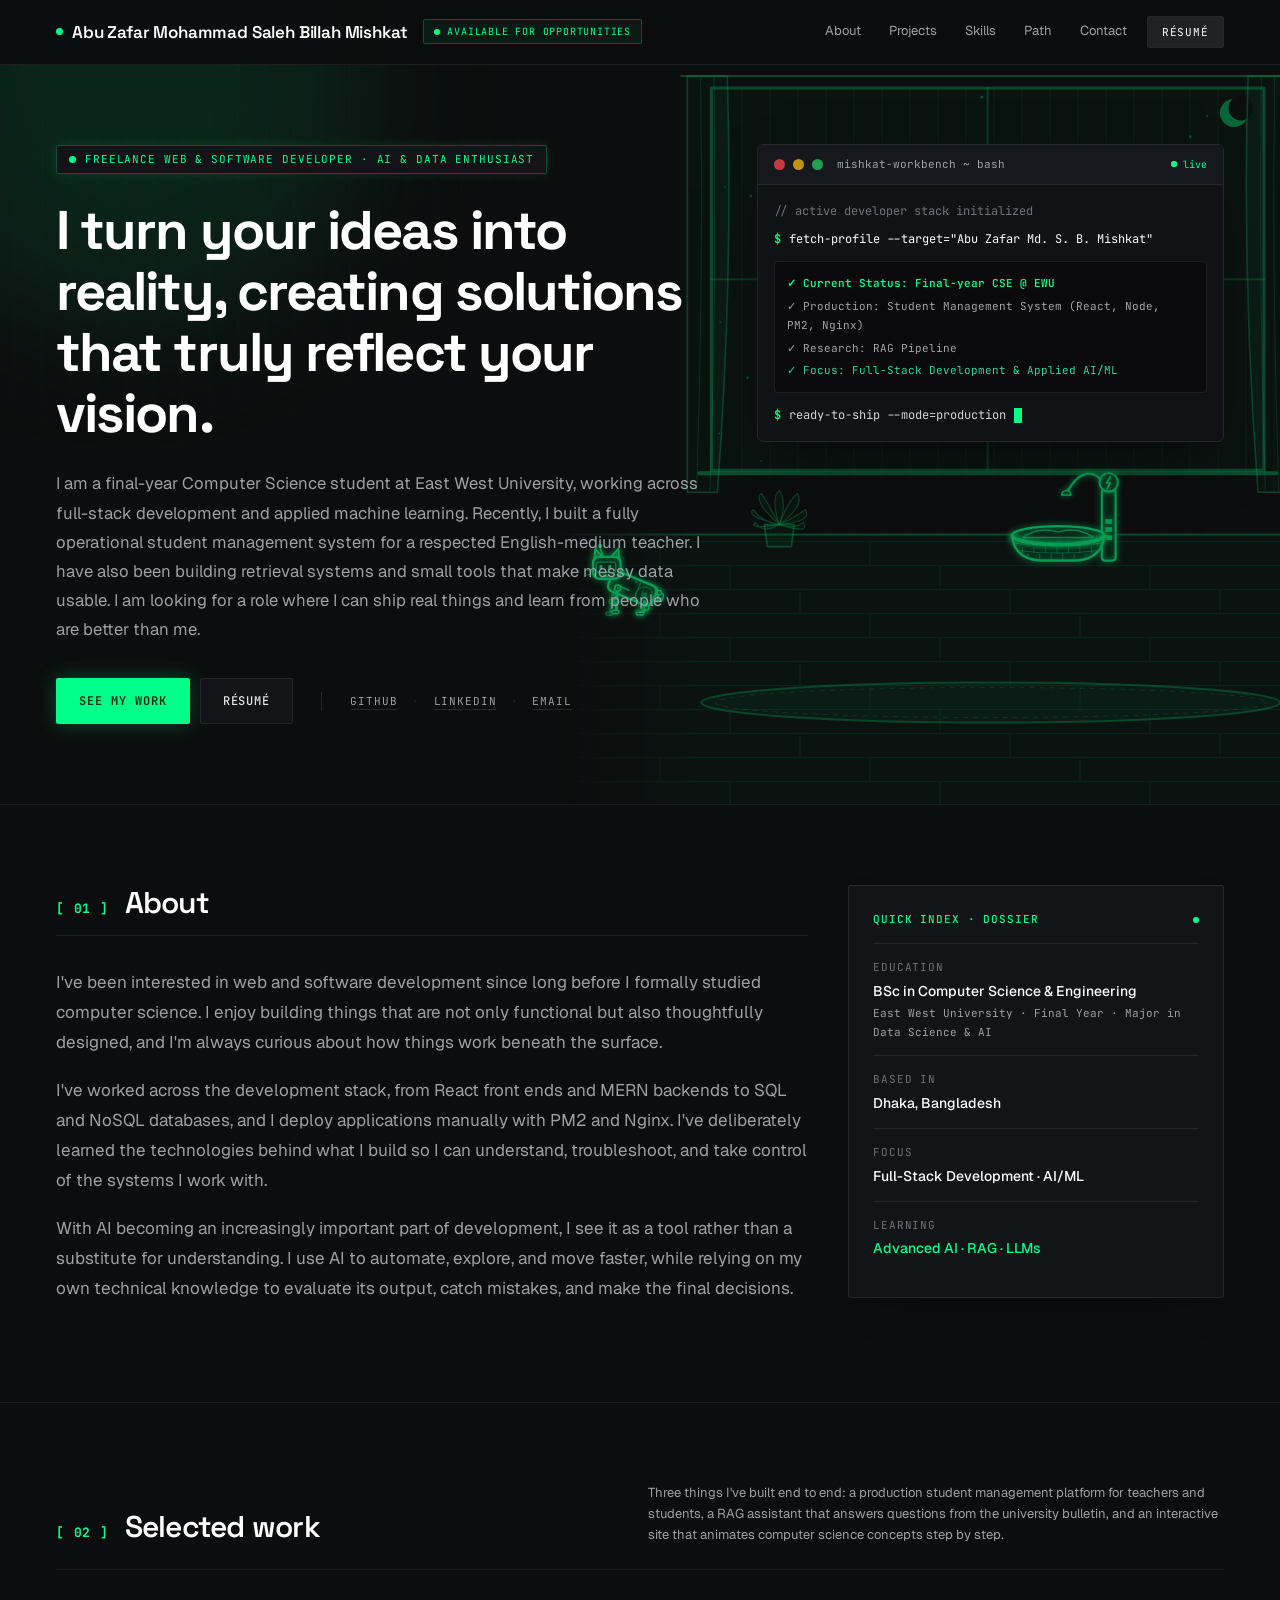
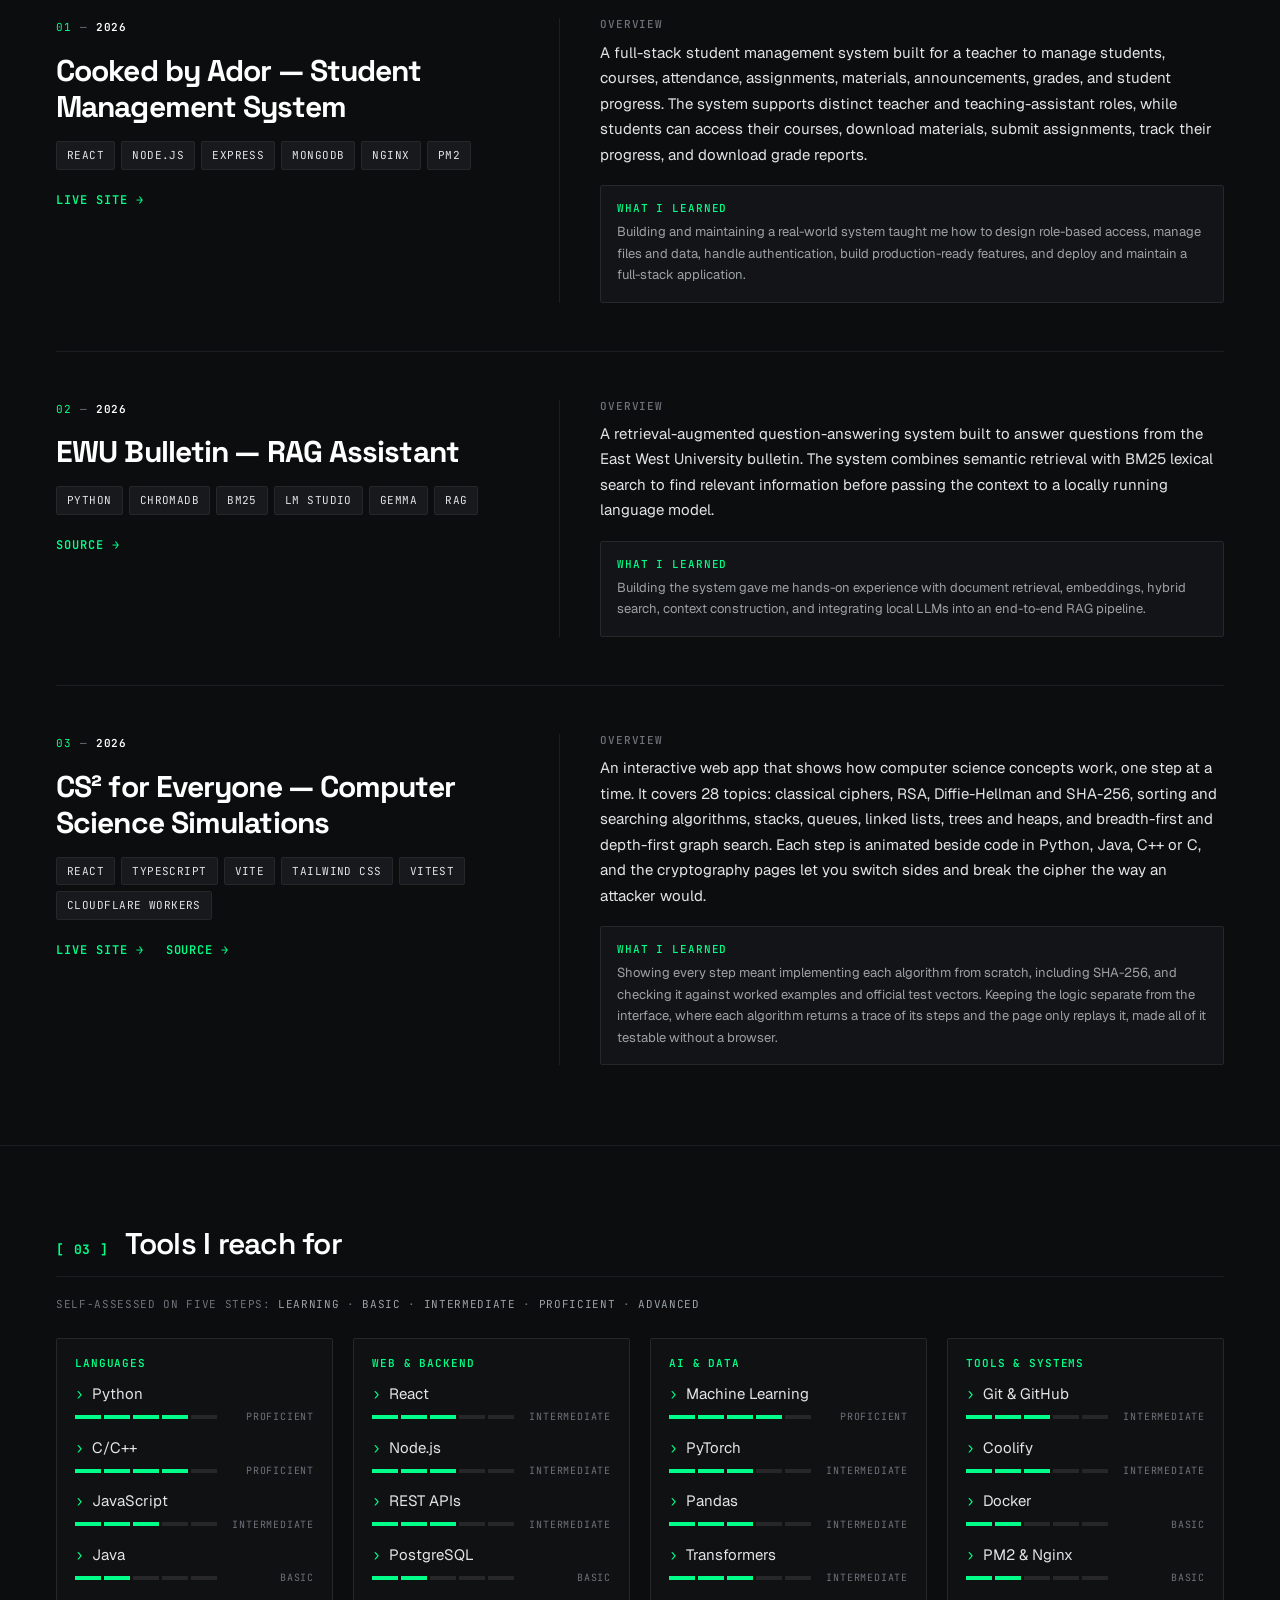
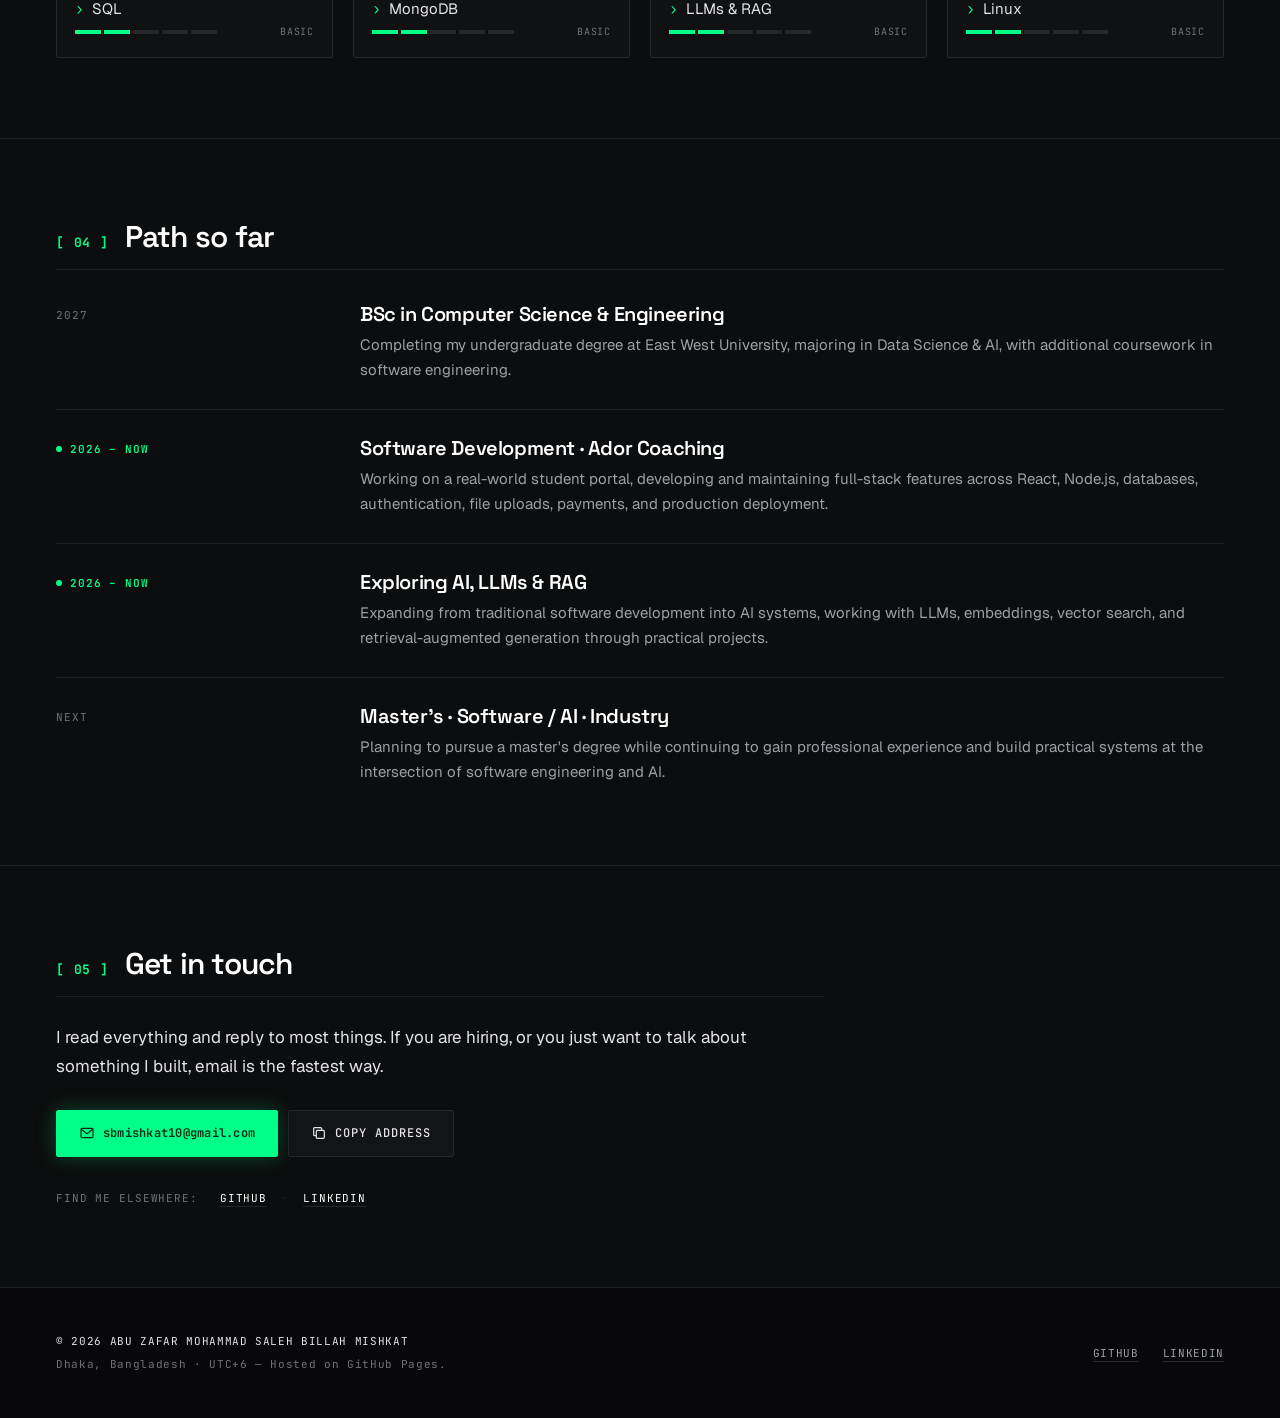
<file: index.html>
<!doctype html>
<html lang="en">

<head>
  <meta charset="utf-8">
  <meta name="viewport" content="width=device-width, initial-scale=1">

  <!-- ============================================================
     EDIT ME: title + description show up in Google results and
     when someone pastes your link into Slack / LinkedIn / WhatsApp.
     ============================================================ -->
  <title>Abu Zafar Mohammad Saleh Billah Mishkat — Software &amp; Data</title>
  <meta name="description"
    content="Portfolio of Abu Zafar Mohammad Saleh Billah Mishkat — software engineering and data/ML projects.">

  <meta property="og:title" content="Abu Zafar Mohammad Saleh Billah Mishkat — Software &amp; Data">
  <meta property="og:description"
    content="Portfolio of Abu Zafar Mohammad Saleh Billah Mishkat — software engineering and data/ML projects.">
  <meta property="og:type" content="website">
  <!-- EDIT ME: replace with your real URL once it is live -->
  <meta property="og:url" content="https://mishkat2025.github.io/">

  <meta name="theme-color" content="#0c0d0e">

  <link rel="preconnect" href="https://fonts.googleapis.com">
  <link rel="preconnect" href="https://fonts.gstatic.com" crossorigin>
  <link
    href="https://fonts.googleapis.com/css2?family=Geist:wght@400;500;600&amp;family=JetBrains+Mono:wght@400;500;600;700&amp;family=Space+Grotesk:wght@500;600;700&amp;display=swap"
    rel="stylesheet">

  <link rel="stylesheet" href="styles.css">

  <!-- Runs before the page paints: marks that JS is alive, so the fade-in
       animations are allowed to start hidden. Without this, a visitor with
       JS off would see a blank page. -->
  <script>
    document.documentElement.classList.add("js");
  </script>
</head>

<body>

  <a class="skip" href="#main">Skip to content</a>

  <header class="site-header" id="siteHeader">
    <div class="wrap header-inner">
      <div class="brand-group">
        <!-- EDIT ME: your name -->
        <a class="brand" href="#top">
          <span class="dot" aria-hidden="true"></span>
          <span class="brand-name">Abu Zafar Mohammad Saleh Billah Mishkat</span>
          <!-- Shorter form for phones, where the full name doesn't fit -->
          <span class="brand-short">Abu Zafar Md. S. B. Mishkat</span>
        </a>
        <span class="status-chip">
          <span class="dot dot-pulse" aria-hidden="true"></span>
          Available for opportunities
        </span>
      </div>

      <nav class="nav" id="nav" aria-label="Main">
        <a href="#about">About</a>
        <a href="#projects">Projects</a>
        <a href="#skills">Skills</a>
        <a href="#path">Path</a>
        <a href="#contact">Contact</a>
      </nav>

      <div class="header-actions">
        <a class="btn-mini" href="resume.pdf">Résumé</a>
        <button class="icon-btn menu-btn" id="menuBtn" type="button" aria-label="Open menu" aria-expanded="false"
          aria-controls="nav">
          <svg class="i-menu" viewBox="0 0 24 24" aria-hidden="true">
            <path d="M4 7h16M4 12h16M4 17h16" />
          </svg>
          <svg class="i-close" viewBox="0 0 24 24" aria-hidden="true">
            <path d="M6 6l12 12M18 6 6 18" />
          </svg>
        </button>
      </div>
    </div>
  </header>

  <main id="main">

    <!-- ===================== HERO ===================== -->
    <section class="hero" id="top">
      <div class="hero-glow" aria-hidden="true"></div>

      <div class="wrap hero-grid">
        <div class="hero-copy">
          <p class="eyebrow reveal">
            <span class="dot dot-pulse" aria-hidden="true"></span>
            <!-- EDIT ME: or delete this whole line if you are not looking -->
            Freelance Web &amp; Software Developer · AI &amp; Data Enthusiast
          </p>

          <!-- EDIT ME: the one-line version of you. Plain beats clever. -->
          <h1 class="reveal">I turn your ideas into reality, creating solutions that truly reflect your vision.</h1>

          <p class="lede reveal">
            <!-- EDIT ME: 2-3 sentences. What you do, what you are studying or working
               on, and what you want next. Recruiters read roughly this much. -->
            I am a final-year Computer Science student at East West University, working across full-stack
            development and applied machine learning. Recently, I built a fully operational student management
            system for a respected English-medium teacher. I have also been building
            retrieval systems and small tools that make messy data usable. I am
            looking for a role where I can ship real things and learn from people
            who are better than me.
          </p>

          <div class="hero-actions reveal">
            <div class="cta-row">
              <a class="btn btn-primary" href="#projects">See my work</a>
              <!-- EDIT ME: drop your CV in as resume.pdf next to index.html -->
              <a class="btn" href="resume.pdf">Résumé</a>
            </div>

            <ul class="inline-links hero-links" aria-label="Elsewhere">
              <!-- EDIT ME: all three links -->
              <li><a href="https://github.com/mishkat2025" target="_blank" rel="noopener">GitHub</a></li>
              <li><a href="https://www.linkedin.com/in/saleh-billah/" target="_blank" rel="noopener">LinkedIn</a></li>
              <li><a href="mailto:sbmishkat10@gmail.com">Email</a></li>
            </ul>
          </div>
        </div>

        <!-- Terminal card. Purely a summary of facts that appear elsewhere
             on the page, so keep it in sync if those change. -->
        <div class="terminal reveal">
          <div class="term-bar">
            <div class="term-title">
              <span class="light light-r" aria-hidden="true"></span>
              <span class="light light-y" aria-hidden="true"></span>
              <span class="light light-g" aria-hidden="true"></span>
              <span class="term-file">mishkat-workbench ~ bash</span>
            </div>
            <span class="term-live"><span class="dot dot-ping" aria-hidden="true"></span>live</span>
          </div>

          <div class="term-body">
            <div class="t-comment">// active developer stack initialized</div>
            <div class="t-line">
              <span class="t-prompt">$</span>
              <span class="t-cmd">fetch-profile --target="Abu Zafar Md. S. B. Mishkat"</span>
            </div>

            <!-- EDIT ME: keep these lines true -->
            <div class="t-output">
              <div class="t-ok">&#10003; Current Status: Final-year CSE @ EWU</div>
              <div>&#10003; Production: Student Management System (React, Node, PM2, Nginx)</div>
              <div>&#10003; Research: RAG Pipeline</div>
              <div class="t-ok-soft">&#10003; Focus: Full-Stack Development &amp; Applied AI/ML</div>
            </div>

            <div class="t-line">
              <span class="t-prompt">$</span>
              <span class="t-cmd-dim">ready-to-ship --mode=production</span>
              <span class="t-cursor" aria-hidden="true"></span>
            </div>
          </div>
        </div>
      </div>
    </section>

    <!-- ===================== ABOUT ===================== -->
    <section class="section" id="about">
      <div class="wrap">
        <div class="about-grid">
          <div>
            <div class="section-head reveal">
              <span class="num">[ 01 ]</span>
              <h2>About</h2>
            </div>

            <div class="prose reveal">
              <!-- EDIT ME: the human paragraphs. How you got here, what you like,
                 what you are actually good at. Write like you talk. -->
              <p>
                I've been interested in web and software development since long before I formally studied computer
                science. I enjoy building things that are not only functional but also thoughtfully designed, and I'm
                always curious about how things work beneath the surface.
              </p>
              <p>
                I've worked across the development stack, from React front ends and MERN backends to SQL and NoSQL
                databases, and I deploy applications manually with PM2 and Nginx. I've deliberately learned the
                technologies behind what I build so I can understand, troubleshoot, and take control of the systems I
                work with.
              </p>
              <p>
                With AI becoming an increasingly important part of development, I see it as a tool rather than a
                substitute for understanding. I use AI to automate, explore, and move faster, while relying on my own
                technical knowledge to evaluate its output, catch mistakes, and make the final decisions.
              </p>
            </div>
          </div>

          <aside class="dossier reveal" aria-label="Quick facts">
            <div class="dossier-head">
              <span>Quick Index · Dossier</span>
              <span class="dot" aria-hidden="true"></span>
            </div>

            <dl>
              <div class="fact">
                <dt>Education</dt>
                <dd class="fact-v">BSc in Computer Science &amp; Engineering</dd>
                <dd class="fact-sub">East West University · Final Year · Major in Data Science &amp; AI</dd>
              </div>
              <div class="fact">
                <dt>Based in</dt>
                <dd class="fact-v">Dhaka, Bangladesh</dd>
              </div>
              <div class="fact">
                <dt>Focus</dt>
                <dd class="fact-v">Full-Stack Development · AI/ML</dd>
              </div>
              <div class="fact">
                <dt>Learning</dt>
                <dd class="fact-v fact-accent">Advanced AI · RAG · LLMs</dd>
              </div>
            </dl>
          </aside>
        </div>
      </div>
    </section>

    <!-- ===================== PROJECTS ===================== -->
    <section class="section" id="projects">
      <div class="wrap">
        <div class="section-head section-head-split reveal">
          <div class="section-title">
            <span class="num">[ 02 ]</span>
            <h2>Selected work</h2>
          </div>
          <p class="section-note">
            <!-- EDIT ME: one line that covers every project below -->
            Three things I've built end to end: a production student management
            platform for teachers and students, a RAG assistant that answers
            questions from the university bulletin, and an interactive site that
            animates computer science concepts step by step.
          </p>
        </div>

        <!-- ============================================================
             EDIT ME: each <article class="case"> is one project.
             Copy one to add another; the number (01, 02...) is in .case-meta.
             ============================================================ -->
        <div class="cases">

          <article class="case reveal">
            <div class="case-side">
              <div class="case-meta">
                <span class="case-idx">01</span>
                <span aria-hidden="true">—</span>
                <span class="case-year">2026</span>
              </div>
              <h3>Cooked by Ador — Student Management System</h3>
              <ul class="tags" aria-label="Technologies">
                <li>React</li>
                <li>Node.js</li>
                <li>Express</li>
                <li>MongoDB</li>
                <li>Nginx</li>
                <li>PM2</li>
              </ul>
              <div class="case-links">
                <a href="https://CookedByAdor.com" target="_blank" rel="noopener">Live site →</a>
              </div>
            </div>

            <div class="case-body">
              <h4 class="label">Overview</h4>
              <p class="case-what">
                A full-stack student management system built for a teacher to manage
                students, courses, attendance, assignments, materials, announcements,
                grades, and student progress. The system supports distinct teacher and
                teaching-assistant roles, while students can access their courses,
                download materials, submit assignments, track their progress, and
                download grade reports.
              </p>

              <div class="learned">
                <h4 class="label label-accent">What I learned</h4>
                <p>
                  Building and maintaining a real-world system taught me how to design
                  role-based access, manage files and data, handle authentication,
                  build production-ready features, and deploy and maintain a full-stack
                  application.
                </p>
              </div>
            </div>
          </article>

          <article class="case reveal">
            <div class="case-side">
              <div class="case-meta">
                <span class="case-idx">02</span>
                <span aria-hidden="true">—</span>
                <span class="case-year">2026</span>
              </div>
              <h3>EWU Bulletin — RAG Assistant</h3>
              <ul class="tags" aria-label="Technologies">
                <li>Python</li>
                <li>ChromaDB</li>
                <li>BM25</li>
                <li>LM Studio</li>
                <li>Gemma</li>
                <li>RAG</li>
              </ul>
              <div class="case-links">
                <a href="https://github.com/mishkat2025/rag-project-bluebook" target="_blank" rel="noopener">Source →</a>
              </div>
            </div>

            <div class="case-body">
              <h4 class="label">Overview</h4>
              <p class="case-what">
                A retrieval-augmented question-answering system built to answer questions
                from the East West University bulletin. The system combines semantic
                retrieval with BM25 lexical search to find relevant information before
                passing the context to a locally running language model.
              </p>

              <div class="learned">
                <h4 class="label label-accent">What I learned</h4>
                <p>
                  Building the system gave me hands-on experience with document retrieval,
                  embeddings, hybrid search, context construction, and integrating local
                  LLMs into an end-to-end RAG pipeline.
                </p>
              </div>
            </div>
          </article>

          <article class="case reveal">
            <div class="case-side">
              <div class="case-meta">
                <span class="case-idx">03</span>
                <span aria-hidden="true">—</span>
                <span class="case-year">2026</span>
              </div>
              <h3>CS² for Everyone — Computer Science Simulations</h3>
              <ul class="tags" aria-label="Technologies">
                <li>React</li>
                <li>TypeScript</li>
                <li>Vite</li>
                <li>Tailwind CSS</li>
                <li>Vitest</li>
                <li>Cloudflare Workers</li>
              </ul>
              <div class="case-links">
                <a href="https://cs2-everyone.sbmishkat10.workers.dev" target="_blank" rel="noopener">Live site →</a>
                <a href="https://github.com/mishkat2025/cs2_everyone" target="_blank" rel="noopener">Source →</a>
              </div>
            </div>

            <div class="case-body">
              <h4 class="label">Overview</h4>
              <p class="case-what">
                An interactive web app that shows how computer science concepts work,
                one step at a time. It covers 28 topics: classical ciphers, RSA,
                Diffie-Hellman and SHA-256, sorting and searching algorithms, stacks,
                queues, linked lists, trees and heaps, and breadth-first and depth-first
                graph search. Each step is animated beside code in Python, Java, C++ or C,
                and the cryptography pages let you switch sides and break the cipher the
                way an attacker would.
              </p>

              <div class="learned">
                <h4 class="label label-accent">What I learned</h4>
                <p>
                  Showing every step meant implementing each algorithm from scratch,
                  including SHA-256, and checking it against worked examples and official
                  test vectors. Keeping the logic separate from the interface, where each
                  algorithm returns a trace of its steps and the page only replays it,
                  made all of it testable without a browser.
                </p>
              </div>
            </div>
          </article>

        </div>
      </div>
    </section>

    <!-- ===================== SKILLS ===================== -->
    <section class="section" id="skills">
      <div class="wrap">
        <div class="section-head reveal">
          <span class="num">[ 03 ]</span>
          <h2>Tools I reach for</h2>
        </div>

        <p class="skills-scale reveal">
          Self-assessed on five steps:
          <span>Learning</span> · <span>Basic</span> · <span>Intermediate</span> ·
          <span>Proficient</span> · <span>Advanced</span>
        </p>

        <!-- EDIT ME: be honest here. Anything listed is fair game in an interview.
             Each skill has a data-level from 1 to 5, which fills the bar,
             and a word to match:
               1 Learning · 2 Basic · 3 Intermediate · 4 Proficient · 5 Advanced -->
        <div class="skills">

          <div class="skill-group reveal">
            <h3>Languages</h3>
            <ul>
              <li data-level="4"><span class="skill-name">Python</span><span class="skill-tier">Proficient</span></li>
              <li data-level="4"><span class="skill-name">C/C++</span><span class="skill-tier">Proficient</span></li>
              <li data-level="3"><span class="skill-name">JavaScript</span><span class="skill-tier">Intermediate</span></li>
              <li data-level="2"><span class="skill-name">Java</span><span class="skill-tier">Basic</span></li>
              <li data-level="2"><span class="skill-name">SQL</span><span class="skill-tier">Basic</span></li>
            </ul>
          </div>

          <div class="skill-group reveal">
            <h3>Web &amp; Backend</h3>
            <ul>
              <li data-level="3"><span class="skill-name">React</span><span class="skill-tier">Intermediate</span></li>
              <li data-level="3"><span class="skill-name">Node.js</span><span class="skill-tier">Intermediate</span></li>
              <li data-level="3"><span class="skill-name">REST APIs</span><span class="skill-tier">Intermediate</span></li>
              <li data-level="2"><span class="skill-name">PostgreSQL</span><span class="skill-tier">Basic</span></li>
              <li data-level="2"><span class="skill-name">MongoDB</span><span class="skill-tier">Basic</span></li>
            </ul>
          </div>

          <div class="skill-group reveal">
            <h3>AI &amp; Data</h3>
            <ul>
              <li data-level="4"><span class="skill-name">Machine Learning</span><span class="skill-tier">Proficient</span></li>
              <li data-level="3"><span class="skill-name">PyTorch</span><span class="skill-tier">Intermediate</span></li>
              <li data-level="3"><span class="skill-name">Pandas</span><span class="skill-tier">Intermediate</span></li>
              <li data-level="3"><span class="skill-name">Transformers</span><span class="skill-tier">Intermediate</span></li>
              <li data-level="2"><span class="skill-name">LLMs &amp; RAG</span><span class="skill-tier">Basic</span></li>
            </ul>
          </div>

          <div class="skill-group reveal">
            <h3>Tools &amp; Systems</h3>
            <ul>
              <li data-level="3"><span class="skill-name">Git &amp; GitHub</span><span class="skill-tier">Intermediate</span></li>
              <li data-level="3"><span class="skill-name">Coolify</span><span class="skill-tier">Intermediate</span></li>
              <li data-level="2"><span class="skill-name">Docker</span><span class="skill-tier">Basic</span></li>
              <li data-level="2"><span class="skill-name">PM2 &amp; Nginx</span><span class="skill-tier">Basic</span></li>
              <li data-level="2"><span class="skill-name">Linux</span><span class="skill-tier">Basic</span></li>
            </ul>
          </div>

        </div>
      </div>
    </section>

    <!-- ===================== PATH ===================== -->
    <section class="section" id="path">
      <div class="wrap">
        <div class="section-head reveal">
          <span class="num">[ 04 ]</span>
          <h2>Path so far</h2>
        </div>

        <!-- Add class="is-current" to an <li> to give it the green "ongoing" marker. -->
        <ol class="timeline">

          <li class="reveal">
            <span class="t-when">2027</span>
            <div class="t-body">
              <h3>BSc in Computer Science &amp; Engineering</h3>
              <p>
                Completing my undergraduate degree at East West University,
                majoring in Data Science &amp; AI, with additional coursework in
                software engineering.
              </p>
            </div>
          </li>

          <li class="reveal is-current">
            <span class="t-when">2026 &ndash; now</span>
            <div class="t-body">
              <h3>Software Development · Ador Coaching</h3>
              <p>
                Working on a real-world student portal, developing and maintaining
                full-stack features across React, Node.js, databases, authentication,
                file uploads, payments, and production deployment.
              </p>
            </div>
          </li>

          <li class="reveal is-current">
            <span class="t-when">2026 &ndash; now</span>
            <div class="t-body">
              <h3>Exploring AI, LLMs &amp; RAG</h3>
              <p>
                Expanding from traditional software development into AI systems,
                working with LLMs, embeddings, vector search, and retrieval-augmented
                generation through practical projects.
              </p>
            </div>
          </li>

          <li class="reveal">
            <span class="t-when">Next</span>
            <div class="t-body">
              <h3>Master's · Software / AI · Industry</h3>
              <p>
                Planning to pursue a master's degree while continuing to gain
                professional experience and build practical systems at the
                intersection of software engineering and AI.
              </p>
            </div>
          </li>

        </ol>
      </div>
    </section>

    <!-- ===================== CONTACT ===================== -->
    <section class="section contact" id="contact">
      <div class="wrap">
        <div class="contact-inner">
          <div class="section-head reveal">
            <span class="num">[ 05 ]</span>
            <h2>Get in touch</h2>
          </div>

          <p class="contact-lede reveal">
            <!-- EDIT ME -->
            I read everything and reply to most things. If you are hiring, or you just
            want to talk about something I built, email is the fastest way.
          </p>

          <div class="contact-actions reveal">
            <!-- EDIT ME: your address, in all three places below -->
            <a class="btn btn-primary" href="mailto:sbmishkat10@gmail.com">
              <svg class="btn-icon" viewBox="0 0 24 24" aria-hidden="true">
                <rect x="3" y="5" width="18" height="14" rx="1.5" />
                <path d="m3.5 6.5 8.5 6.5 8.5-6.5" />
              </svg>
              sbmishkat10@gmail.com
            </a>
            <button class="btn" type="button" id="copyEmail" data-email="sbmishkat10@gmail.com">
              <svg class="btn-icon" viewBox="0 0 24 24" aria-hidden="true">
                <rect x="8" y="8" width="12" height="12" rx="1.5" />
                <path d="M16 8V5.5A1.5 1.5 0 0 0 14.5 4h-9A1.5 1.5 0 0 0 4 5.5v9A1.5 1.5 0 0 0 5.5 16H8" />
              </svg>
              <span class="copy-label">Copy address</span>
            </button>
          </div>

          <div class="elsewhere reveal">
            <span>Find me elsewhere:</span>
            <ul class="inline-links" aria-label="Elsewhere">
              <li><a href="https://github.com/mishkat2025" target="_blank" rel="noopener">GitHub</a></li>
              <li><a href="https://www.linkedin.com/in/saleh-billah" target="_blank" rel="noopener">LinkedIn</a></li>
            </ul>
          </div>
        </div>
      </div>
    </section>

  </main>

  <footer class="site-footer">
    <div class="wrap footer-inner">
      <div class="footer-meta">
        <!-- EDIT ME -->
        <span class="footer-copy">&copy; <span id="year">2027</span> Abu Zafar Mohammad Saleh Billah Mishkat</span>
        <span class="footer-note">Dhaka, Bangladesh · UTC+6 — Hosted on GitHub Pages.</span>
      </div>
      <ul class="footer-links">
        <li><a href="https://github.com/mishkat2025" target="_blank" rel="noopener">GitHub</a></li>
        <li><a href="https://www.linkedin.com/in/saleh-billah/" target="_blank" rel="noopener">LinkedIn</a></li>
      </ul>
    </div>
  </footer>

  <script src="script.js"></script>
  <script src="cat.js"></script>
</body>

</html>
</file>
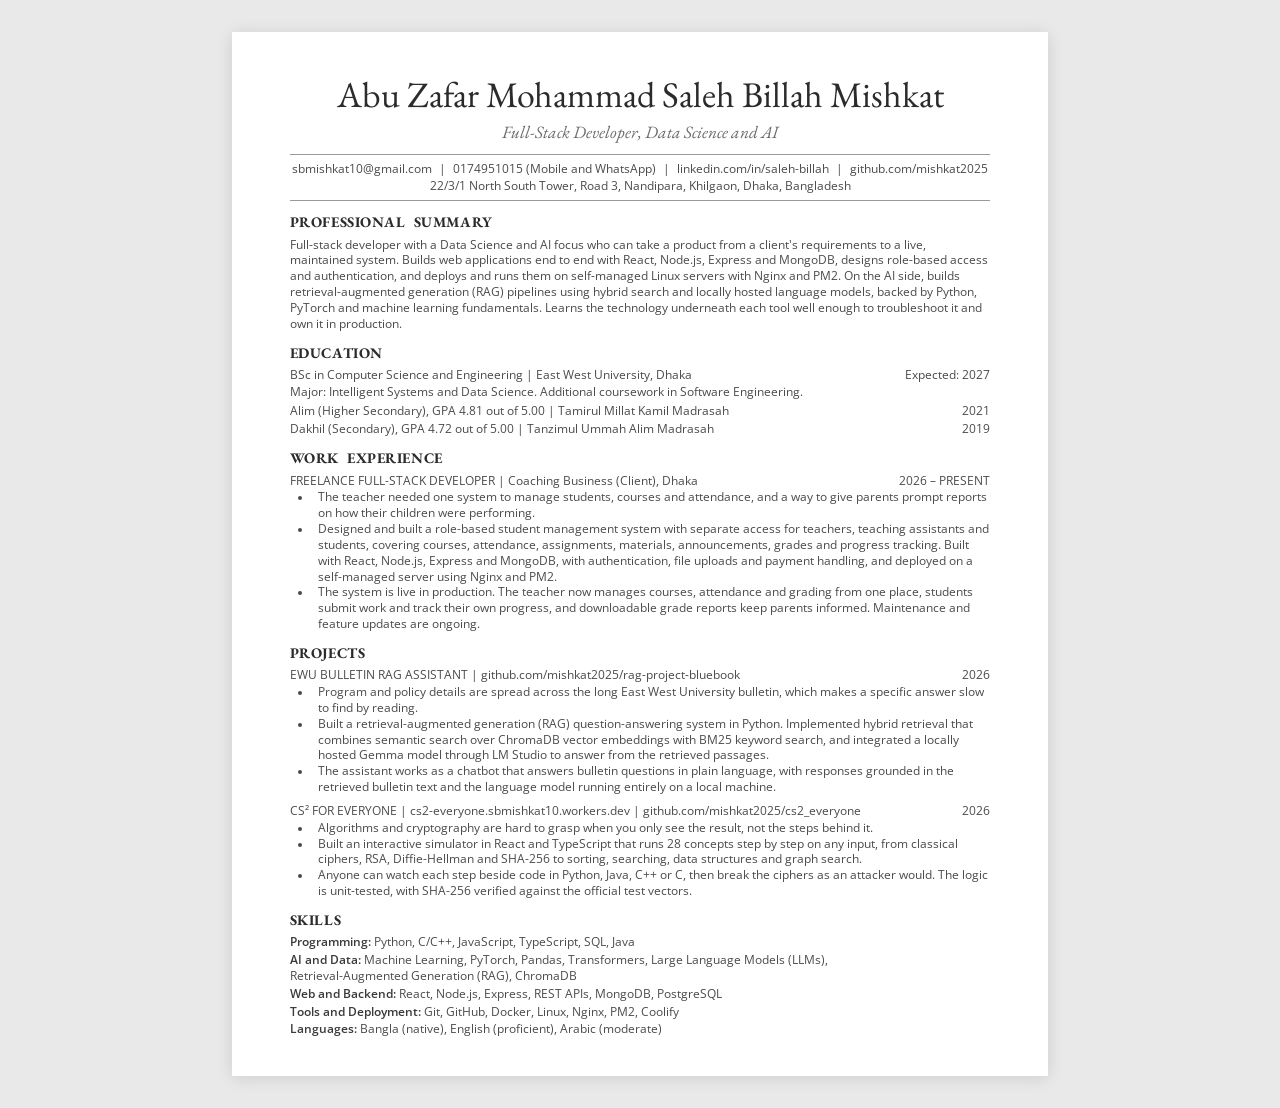
<file: resume.html>
<!doctype html>
<html lang="en">

<head>
  <meta charset="utf-8">
  <meta name="viewport" content="width=device-width, initial-scale=1">
  <title>Résumé — Abu Zafar Mohammad Saleh Billah Mishkat</title>
  <meta name="robots" content="noindex">

  <!-- Source for resume.pdf. After editing, regenerate the PDF with:
       "C:\Program Files\Google\Chrome\Application\chrome.exe" --headless --no-pdf-header-footer --print-to-pdf=resume.pdf resume.html -->

  <link rel="preconnect" href="https://fonts.googleapis.com">
  <link rel="preconnect" href="https://fonts.gstatic.com" crossorigin>
  <link
    href="https://fonts.googleapis.com/css2?family=EB+Garamond:ital,wght@0,400;0,700;1,400&amp;family=Open+Sans:wght@400;600&amp;display=swap"
    rel="stylesheet">

  <style>
    @page {
      size: Letter;
      margin: 0.45in 0.6in 0.4in;
    }

    * {
      box-sizing: border-box;
      margin: 0;
      padding: 0;
    }

    body {
      font-family: "Open Sans", Arial, sans-serif;
      font-size: 9pt;
      line-height: 1.32;
      color: #4a4a4a;
      background: #fff;
    }

    .page {
      max-width: 7.3in;
      margin: 0 auto;
    }

    @media screen {
      body {
        background: #e9e9e9;
        padding: 32px 16px;
      }

      .page {
        background: #fff;
        padding: 0.45in 0.6in 0.4in;
        max-width: 8.5in;
        box-shadow: 0 2px 16px rgba(0, 0, 0, .12);
      }
    }

    header {
      text-align: center;
    }

    h1 {
      font-family: "EB Garamond", Georgia, serif;
      font-weight: 400;
      font-size: 27pt;
      line-height: 1.1;
      color: #2b2b2b;
    }

    .title {
      font-family: "EB Garamond", Georgia, serif;
      font-style: italic;
      font-size: 13pt;
      color: #6b6b6b;
      margin-top: 6px;
    }

    .contact {
      margin-top: 10px;
      padding: 6px 0;
      border-top: 1px solid #9a9a9a;
      border-bottom: 1px solid #9a9a9a;
      font-size: 9pt;
    }

    .contact a,
    .row a {
      color: inherit;
      text-decoration: none;
    }

    .contact .sep {
      margin: 0 7px;
    }

    .contact .address {
      display: block;
      margin-top: 2px;
    }

    section {
      margin-top: 11px;
    }

    h2 {
      font-family: "EB Garamond", Georgia, serif;
      font-weight: 700;
      font-size: 11pt;
      letter-spacing: .04em;
      word-spacing: .3em;
      text-transform: uppercase;
      color: #2b2b2b;
      margin-bottom: 5px;
    }

    .row {
      display: flex;
      justify-content: space-between;
      gap: 16px;
    }

    .row .when {
      white-space: nowrap;
      text-transform: uppercase;
    }

    .role {
      margin-top: 8px;
      break-inside: avoid;
    }

    .role:first-of-type {
      margin-top: 0;
    }

    .role-title {
      text-transform: uppercase;
    }

    ul.bullets {
      padding-left: 22px;
      margin-top: 1px;
    }

    ul.bullets li {
      padding-left: 6px;
    }

    ul.bullets li::marker {
      font-size: 8pt;
    }

    .edu .role {
      margin-top: 3px;
    }

    .edu .role:first-of-type {
      margin-top: 0;
    }

    .edu .when {
      text-transform: none;
    }

    .edu-note {
      margin-top: 1px;
    }

    .skills p {
      margin-top: 2px;
    }

    strong {
      font-weight: 600;
      color: #3a3a3a;
    }

  </style>
</head>

<body>
  <div class="page">

    <header>
      <h1>Abu Zafar Mohammad Saleh Billah Mishkat</h1>
      <p class="title">Full-Stack Developer, Data Science and AI</p>
      <p class="contact">
        <a href="mailto:sbmishkat10@gmail.com">sbmishkat10@gmail.com</a><span class="sep">|</span>0174951015 (Mobile
        and WhatsApp)<span class="sep">|</span><a
          href="https://www.linkedin.com/in/saleh-billah/">linkedin.com/in/saleh-billah</a><span class="sep">|</span><a
          href="https://github.com/mishkat2025">github.com/mishkat2025</a>
        <span class="address">22/3/1 North South Tower, Road 3, Nandipara, Khilgaon, Dhaka, Bangladesh</span>
      </p>
    </header>

    <section>
      <h2>Professional Summary</h2>
      <p>
        Full-stack developer with a Data Science and AI focus who can take a product from a client's requirements to
        a live, maintained system. Builds web applications end to end with React, Node.js, Express and MongoDB,
        designs role-based access and authentication, and deploys and runs them on self-managed Linux servers with
        Nginx and PM2. On the AI side, builds retrieval-augmented generation (RAG) pipelines using hybrid search and
        locally hosted language models, backed by Python, PyTorch and machine learning fundamentals. Learns the
        technology underneath each tool well enough to troubleshoot it and own it in production.
      </p>
    </section>

    <section class="edu">
      <h2>Education</h2>

      <div class="role">
        <div class="row">
          <span>BSc in Computer Science and Engineering | East West University, Dhaka</span>
          <span class="when">Expected: 2027</span>
        </div>
        <p class="edu-note">Major: Intelligent Systems and Data Science. Additional coursework in Software
          Engineering.</p>
      </div>

      <div class="role">
        <div class="row">
          <span>Alim (Higher Secondary), GPA 4.81 out of 5.00 | Tamirul Millat Kamil Madrasah</span>
          <span class="when">2021</span>
        </div>
      </div>

      <div class="role">
        <div class="row">
          <span>Dakhil (Secondary), GPA 4.72 out of 5.00 | Tanzimul Ummah Alim Madrasah</span>
          <span class="when">2019</span>
        </div>
      </div>
    </section>

    <section>
      <h2>Work Experience</h2>

      <div class="role">
        <div class="row">
          <span><span class="role-title">Freelance Full-Stack Developer</span> | Coaching Business (Client), Dhaka</span>
          <span class="when">2026 – Present</span>
        </div>
        <ul class="bullets">
          <li>The teacher needed one system to manage students, courses and attendance, and a way to give parents
            prompt reports on how their children were performing.</li>
          <li>Designed and built a role-based student management system with separate access for teachers, teaching
            assistants and students, covering courses, attendance, assignments, materials, announcements, grades and
            progress tracking. Built with React, Node.js, Express and MongoDB, with authentication, file uploads and
            payment handling, and deployed on a self-managed server using Nginx and PM2.</li>
          <li>The system is live in production. The teacher now manages courses, attendance and grading from one
            place, students submit work and track their own progress, and downloadable grade reports keep parents
            informed. Maintenance and feature updates are ongoing.</li>
        </ul>
      </div>
    </section>

    <section>
      <h2>Projects</h2>

      <div class="role">
        <div class="row">
          <span><span class="role-title">EWU Bulletin RAG Assistant</span> | <a
              href="https://github.com/mishkat2025/rag-project-bluebook">github.com/mishkat2025/rag-project-bluebook</a></span>
          <span class="when">2026</span>
        </div>
        <ul class="bullets">
          <li>Program and policy details are spread across the long East West University bulletin, which makes a
            specific answer slow to find by reading.</li>
          <li>Built a retrieval-augmented generation (RAG) question-answering system in Python. Implemented hybrid
            retrieval that combines semantic search over ChromaDB vector embeddings with BM25 keyword search, and
            integrated a locally hosted Gemma model through LM Studio to answer from the retrieved passages.</li>
          <li>The assistant works as a chatbot that answers bulletin questions in plain language, with responses
            grounded in the retrieved bulletin text and the language model running entirely on a local machine.</li>
        </ul>
      </div>

      <div class="role">
        <div class="row">
          <span><span class="role-title">CS² for Everyone</span> | <a
              href="https://cs2-everyone.sbmishkat10.workers.dev">cs2-everyone.sbmishkat10.workers.dev</a> | <a
              href="https://github.com/mishkat2025/cs2_everyone">github.com/mishkat2025/cs2_everyone</a></span>
          <span class="when">2026</span>
        </div>
        <ul class="bullets">
          <li>Algorithms and cryptography are hard to grasp when you only see the result, not the steps behind it.</li>
          <li>Built an interactive simulator in React and TypeScript that runs 28 concepts step by step on any input,
            from classical ciphers, RSA, Diffie-Hellman and SHA-256 to sorting, searching, data structures and graph
            search.</li>
          <li>Anyone can watch each step beside code in Python, Java, C++ or C, then break the ciphers as an attacker
            would. The logic is unit-tested, with SHA-256 verified against the official test vectors.</li>
        </ul>
      </div>
    </section>

    <section class="skills">
      <h2>Skills</h2>
      <p><strong>Programming:</strong> Python, C/C++, JavaScript, TypeScript, SQL, Java</p>
      <p><strong>AI and Data:</strong> Machine Learning, PyTorch, Pandas, Transformers, Large Language
        Models (LLMs), <span style="white-space: nowrap">Retrieval-Augmented Generation (RAG)</span>, ChromaDB</p>
      <p><strong>Web and Backend:</strong> React, Node.js, Express, REST APIs, MongoDB, PostgreSQL</p>
      <p><strong>Tools and Deployment:</strong> Git, GitHub, Docker, Linux, Nginx, PM2, Coolify</p>
      <p><strong>Languages:</strong> Bangla (native), English (proficient), Arabic (moderate)</p>
    </section>

  </div>
</body>

</html>
</file>
<file: styles.css>
/* ============================================================
   Portfolio — "Obsidian Terminal"
   Dark-first: obsidian surfaces, hairline borders, mint accent.
   All colours live in the two token blocks below. Change them
   there and the whole site follows.
   ============================================================ */

/* ---------- 1. Design tokens ---------- */

:root {
  /* The site is dark only. */
  --bg:          #0c0d0e;   /* page canvas */
  --bg-deep:     #08080a;   /* footer */
  --surface-1:   #131417;   /* cards, panels */
  --surface-2:   #18191c;   /* chips, hovered panels */
  --surface-3:   #202226;   /* raised buttons */
  --line:        #27272a;   /* hairline borders */
  --line-soft:   #1d1e21;   /* section dividers */

  --text-hi:     #ffffff;   /* headings */
  --text:        #e4e4e7;   /* strong body */
  --text-2:      #9ba1a6;   /* body copy */
  --muted:       #71717a;   /* meta, labels */

  --accent:      #00ff88;   /* mint: links, markers, active states */
  --accent-2:    #10b981;   /* emerald: hover, secondary */
  --accent-fill: #00ff88;   /* primary button background */
  --on-accent:   #002b14;   /* text on primary button */
  --accent-wash: rgba(0, 255, 136, 0.06);
  --accent-edge: rgba(0, 255, 136, 0.25);
  --glow:        0 0 20px rgba(0, 255, 136, 0.25);
  --hero-glow:   rgba(0, 255, 136, 0.10);

  --display: "Space Grotesk", ui-sans-serif, system-ui, sans-serif;
  --body:    "Geist", ui-sans-serif, system-ui, -apple-system, "Segoe UI", sans-serif;
  --mono:    "JetBrains Mono", ui-monospace, "SFMono-Regular", Consolas, monospace;

  --wrap: 1280px;
  --gutter: 56px;
  --section-y: clamp(64px, 8vw, 80px);
  --r-sm: 2px;
  --r-md: 6px;

  --ease: cubic-bezier(0.22, 0.61, 0.36, 1);

  color-scheme: dark;
}


/* ---------- 2. Base ---------- */

*, *::before, *::after { box-sizing: border-box; }

html {
  scroll-behavior: smooth;
  scroll-padding-top: 80px;   /* so anchors clear the fixed header */
  -webkit-text-size-adjust: 100%;
}

body {
  margin: 0;
  background: var(--bg);
  color: var(--text-2);
  font-family: var(--body);
  font-size: 16px;
  line-height: 1.7;
  -webkit-font-smoothing: antialiased;
  -moz-osx-font-smoothing: grayscale;
  transition: background-color 0.3s var(--ease), color 0.3s var(--ease);
}

h1, h2, h3, h4 {
  font-family: var(--display);
  color: var(--text-hi);
  font-weight: 600;
  line-height: 1.2;
  letter-spacing: -0.02em;
  margin: 0;
}

p { margin: 0 0 1em; }
p:last-child { margin-bottom: 0; }

a { color: var(--accent); text-underline-offset: 4px; }

ul, ol, dl, dd { margin: 0; padding: 0; list-style: none; }

::selection { background: var(--accent-edge); color: var(--text-hi); }

:focus-visible {
  outline: 2px solid var(--accent);
  outline-offset: 3px;
  border-radius: var(--r-sm);
}

.wrap {
  width: 100%;
  max-width: var(--wrap);
  margin-inline: auto;
  padding-inline: var(--gutter);
}

.skip {
  position: absolute;
  left: -9999px;
  top: 12px;
  background: var(--accent-fill);
  color: var(--on-accent);
  padding: 10px 16px;
  font-family: var(--mono);
  font-size: 12px;
  z-index: 100;
}
.skip:focus { left: 16px; }

/* Reusable status dot. */
.dot {
  width: 7px; height: 7px;
  border-radius: 50%;
  background: var(--accent);
  display: inline-block;
  flex: none;
}
.dot-pulse { animation: pulse 2s ease-in-out infinite; }
.dot-ping  { position: relative; }
.dot-ping::after {
  content: "";
  position: absolute;
  inset: 0;
  border-radius: 50%;
  background: inherit;
  animation: ping 1.6s cubic-bezier(0, 0, 0.2, 1) infinite;
}

@keyframes pulse { 50% { opacity: 0.35; } }
@keyframes ping  { 75%, 100% { transform: scale(2.4); opacity: 0; } }
@keyframes blink { 50% { opacity: 0; } }

/* Mono uppercase micro-label, used all over. */
.label {
  font-family: var(--mono);
  font-size: 11px;
  font-weight: 500;
  text-transform: uppercase;
  letter-spacing: 0.08em;
  color: var(--muted);
  margin-bottom: 8px;
}
.label-accent { color: var(--accent); }


/* ---------- 3. Header ---------- */

.site-header {
  position: fixed;
  top: 0; left: 0; right: 0;
  z-index: 50;
  background: color-mix(in srgb, var(--bg) 90%, transparent);
  backdrop-filter: blur(12px);
  -webkit-backdrop-filter: blur(12px);
  border-bottom: 1px solid var(--line-soft);
}

.header-inner {
  display: flex;
  align-items: center;
  justify-content: space-between;
  gap: 20px;
  height: 64px;
}

.brand-group {
  display: flex;
  align-items: center;
  gap: 16px;
  min-width: 0;          /* lets the long name truncate instead of overflowing */
}

.brand {
  display: flex;
  align-items: center;
  gap: 9px;
  min-width: 0;
  font-family: var(--display);
  font-size: 17px;
  font-weight: 600;
  letter-spacing: -0.01em;
  color: var(--text-hi);
  text-decoration: none;
  transition: color 0.2s var(--ease);
}
.brand:hover { color: var(--accent); }
.brand-name {
  white-space: nowrap;
  overflow: hidden;
  text-overflow: ellipsis;
}

.status-chip {
  display: inline-flex;
  align-items: center;
  gap: 7px;
  padding: 3px 10px;
  border: 1px solid var(--accent-edge);
  background: var(--accent-wash);
  border-radius: var(--r-sm);
  font-family: var(--mono);
  font-size: 10px;
  text-transform: uppercase;
  letter-spacing: 0.08em;
  color: var(--accent);
  white-space: nowrap;
}
.status-chip .dot { width: 6px; height: 6px; }

.nav {
  display: flex;
  gap: 28px;
  margin-left: auto;
}
.nav a {
  position: relative;
  padding: 4px 0;
  font-size: 13px;
  color: var(--text-2);
  text-decoration: none;
  border-bottom: 1px solid transparent;
  transition: color 0.2s var(--ease), border-color 0.2s var(--ease);
}
.nav a:hover { color: var(--text-hi); border-bottom-color: var(--accent-edge); }
.nav a.is-active {
  color: var(--accent);
  font-weight: 500;
  border-bottom-color: var(--accent);
}

.header-actions {
  display: flex;
  align-items: center;
  gap: 8px;
  flex: none;
}

.icon-btn {
  width: 34px; height: 34px;
  display: grid;
  place-items: center;
  background: none;
  border: 1px solid transparent;
  border-radius: var(--r-sm);
  color: var(--text-2);
  cursor: pointer;
  transition: color 0.2s var(--ease), border-color 0.2s var(--ease);
}
.icon-btn:hover { color: var(--accent); border-color: var(--line); }
.icon-btn svg {
  width: 17px; height: 17px;
  fill: none;
  stroke: currentColor;
  stroke-width: 1.7;
  stroke-linecap: round;
  stroke-linejoin: round;
}


.btn-mini {
  display: inline-flex;
  align-items: center;
  padding: 6px 14px;
  background: var(--surface-3);
  border: 1px solid var(--line);
  border-radius: var(--r-sm);
  font-family: var(--mono);
  font-size: 11px;
  text-transform: uppercase;
  letter-spacing: 0.08em;
  color: var(--text-hi);
  text-decoration: none;
  transition: border-color 0.2s var(--ease), color 0.2s var(--ease);
}
.btn-mini:hover { border-color: var(--accent); color: var(--accent); }

.menu-btn { display: none; }
.i-close { display: none; }
.menu-btn[aria-expanded="true"] .i-menu { display: none; }
.menu-btn[aria-expanded="true"] .i-close { display: block; }

.brand-short { display: none; }

/* Swipe dots for the skills row on phones (built by script.js). */
.skill-dots { display: none; }


/* ---------- 4. Buttons & inline links ---------- */

.btn {
  display: inline-flex;
  align-items: center;
  justify-content: center;
  gap: 8px;
  padding: 12px 22px;
  background: var(--surface-1);
  border: 1px solid var(--line);
  border-radius: var(--r-sm);
  color: var(--text);
  font-family: var(--mono);
  font-size: 12px;
  font-weight: 500;
  text-transform: uppercase;
  letter-spacing: 0.08em;
  text-decoration: none;
  cursor: pointer;
  transition: background-color 0.2s var(--ease), border-color 0.2s var(--ease),
              color 0.2s var(--ease), box-shadow 0.2s var(--ease);
}
.btn:hover { border-color: var(--accent-edge); color: var(--text-hi); }

.btn-primary {
  background: var(--accent-fill);
  border-color: var(--accent-fill);
  color: var(--on-accent);
  font-weight: 600;
  box-shadow: var(--glow);
}
.btn-primary:hover {
  background: var(--accent-2);
  border-color: var(--accent-2);
  color: var(--on-accent);
}

.btn.is-done { border-color: var(--accent); color: var(--accent); }

.btn-icon {
  width: 16px; height: 16px;
  fill: none;
  stroke: currentColor;
  stroke-width: 1.8;
  stroke-linecap: round;
  stroke-linejoin: round;
  flex: none;
}

/* Mono link row with a middot between items. */
.inline-links {
  display: flex;
  flex-wrap: wrap;
  align-items: center;
  gap: 6px 14px;
  font-family: var(--mono);
  font-size: 11px;
  text-transform: uppercase;
  letter-spacing: 0.08em;
}
.inline-links li + li::before {
  content: "·";
  color: var(--line);
  margin-right: 14px;
}
.inline-links a {
  color: var(--text-2);
  text-decoration: underline;
  text-decoration-color: var(--line);
  transition: color 0.2s var(--ease), text-decoration-color 0.2s var(--ease);
}
.inline-links a:hover { color: var(--accent); text-decoration-color: var(--accent); }


/* ---------- 5. Hero ---------- */

.hero {
  position: relative;
  overflow: hidden;
  padding-top: calc(64px + clamp(48px, 7vw, 80px));
  padding-bottom: clamp(64px, 8vw, 80px);
  border-bottom: 1px solid var(--line-soft);
}

.hero-glow {
  position: absolute;
  top: -140px;
  left: -100px;
  width: 460px;
  height: 460px;
  border-radius: 50%;
  background: var(--hero-glow);
  filter: blur(70px);
  pointer-events: none;
}

.hero-grid {
  position: relative;
  display: grid;
  grid-template-columns: minmax(0, 7fr) minmax(0, 5fr);
  gap: 48px;
  align-items: start;
}

.eyebrow {
  display: inline-flex;
  align-items: center;
  gap: 9px;
  padding: 5px 12px;
  margin-bottom: 26px;
  border: 1px solid var(--accent-edge);
  background: var(--surface-1);
  border-radius: var(--r-sm);
  box-shadow: 0 0 12px rgba(0, 255, 136, 0.12);
  font-family: var(--mono);
  font-size: 11px;
  line-height: 1.5;
  text-transform: uppercase;
  letter-spacing: 0.08em;
  color: var(--accent);
}

h1 {
  font-size: clamp(2rem, 4.4vw, 3.4rem);
  font-weight: 700;
  line-height: 1.12;
  letter-spacing: -0.035em;
  margin-bottom: 26px;
}

.lede {
  font-size: clamp(16px, 1.3vw, 17px);
  line-height: 1.75;
  max-width: 42rem;
  margin-bottom: 34px;
}

.hero-actions {
  display: flex;
  flex-wrap: wrap;
  align-items: center;
  gap: 20px 28px;
}

.cta-row {
  display: flex;
  flex-wrap: wrap;
  gap: 10px;
}

.hero-links {
  padding-left: 28px;
  border-left: 1px solid var(--line);
}


/* ---------- 6. Terminal card ----------
   Terminals are dark. */

.terminal {
  background: #111215;
  border: 1px solid #27272a;
  border-radius: var(--r-md);
  overflow: hidden;
  box-shadow: 0 24px 60px -20px rgba(0, 0, 0, 0.6);
  font-family: var(--mono);
  font-size: 12px;
  line-height: 1.7;
  color: #d4d4d8;
}

.term-bar {
  display: flex;
  align-items: center;
  justify-content: space-between;
  padding: 10px 16px;
  background: #17181d;
  border-bottom: 1px solid #27272a;
  font-size: 11px;
}
.term-title { display: flex; align-items: center; gap: 8px; min-width: 0; }
.light { width: 11px; height: 11px; border-radius: 50%; flex: none; }
.light-r { background: rgba(239, 68, 68, 0.8); }
.light-y { background: rgba(234, 179, 8, 0.8); }
.light-g { background: rgba(34, 197, 94, 0.8); }
.term-file {
  margin-left: 6px;
  color: #a1a1aa;
  white-space: nowrap;
  overflow: hidden;
  text-overflow: ellipsis;
}
.term-live {
  display: inline-flex;
  align-items: center;
  gap: 6px;
  font-size: 10px;
  color: #00ff88;
  flex: none;
}
.term-live .dot { width: 6px; height: 6px; background: #00ff88; }

.term-body {
  padding: 16px;
  display: grid;
  gap: 8px;
  overflow-x: auto;
}
.t-comment { color: #71717a; }
.t-line { display: flex; align-items: center; gap: 8px; }
.t-prompt { color: #00ff88; font-weight: 600; }
.t-cmd { color: #ffffff; }
.t-cmd-dim { color: #d4d4d8; }
.t-output {
  margin: 4px 0;
  padding: 12px;
  background: rgba(0, 0, 0, 0.4);
  border: 1px solid rgba(39, 39, 42, 0.7);
  border-radius: 4px;
  font-size: 11px;
  color: #a1a1aa;
  display: grid;
  gap: 4px;
}
.t-ok { color: #00ff88; font-weight: 600; }
.t-ok-soft { color: #34d399; }
.t-cursor {
  display: inline-block;
  width: 8px;
  height: 15px;
  background: #00ff88;
  animation: blink 1.1s steps(1) infinite;
}


/* ---------- 7. Sections ---------- */

.section {
  padding-block: var(--section-y);
  border-bottom: 1px solid var(--line-soft);
}
.section:last-of-type { border-bottom: none; }

.section-head {
  display: flex;
  align-items: baseline;
  gap: 16px;
  padding-bottom: 14px;
  margin-bottom: 32px;
  border-bottom: 1px solid var(--line-soft);
}
.section-head h2 {
  font-size: clamp(1.5rem, 2.6vw, 1.875rem);
  letter-spacing: -0.025em;
}
.num {
  font-family: var(--mono);
  font-size: 13px;
  font-weight: 700;
  letter-spacing: 0.06em;
  color: var(--accent);
  white-space: nowrap;
}

.section-head-split {
  justify-content: space-between;
  align-items: flex-end;
  gap: 16px 40px;
  flex-wrap: wrap;
  padding-bottom: 24px;
  margin-bottom: 0;
}
.section-title { display: flex; align-items: baseline; gap: 16px; }
.section-note {
  font-size: 13px;
  line-height: 1.6;
  max-width: 36rem;
  margin: 0;
}


/* ---------- 8. About ---------- */

.about-grid {
  display: grid;
  grid-template-columns: minmax(0, 8fr) minmax(0, 4fr);
  gap: 40px;
  align-items: start;
}

.prose {
  font-size: 17px;
  line-height: 1.75;
  max-width: 48rem;
}
.prose p { margin-bottom: 1.1em; }

.dossier {
  background: var(--surface-1);
  border: 1px solid var(--line);
  border-radius: var(--r-sm);
  padding: 24px;
  box-shadow: 0 16px 40px -24px rgba(0, 0, 0, 0.5);
}
.dossier-head {
  display: flex;
  align-items: center;
  justify-content: space-between;
  padding-bottom: 14px;
  border-bottom: 1px solid var(--line);
  font-family: var(--mono);
  font-size: 11px;
  font-weight: 500;
  text-transform: uppercase;
  letter-spacing: 0.08em;
  color: var(--accent);
}
.dossier-head .dot { width: 6px; height: 6px; }

.fact { padding: 14px 0; }
.fact + .fact { border-top: 1px solid var(--line); }
.fact dt {
  font-family: var(--mono);
  font-size: 11px;
  text-transform: uppercase;
  letter-spacing: 0.08em;
  color: var(--muted);
  margin-bottom: 4px;
}
.fact-v { font-size: 14px; font-weight: 500; color: var(--text-hi); line-height: 1.5; }
.fact-sub {
  margin-top: 2px;
  font-family: var(--mono);
  font-size: 11px;
  color: var(--text-2);
}
.fact-accent { color: var(--accent); }


/* ---------- 9. Selected work ---------- */

.case {
  display: grid;
  grid-template-columns: minmax(0, 5fr) minmax(0, 7fr);
  gap: 28px;
  padding-block: 48px;
  border-bottom: 1px solid var(--line-soft);
}
.case:last-child { border-bottom: none; padding-bottom: 0; }

.case-side { display: flex; flex-direction: column; gap: 16px; }

.case-meta {
  display: flex;
  align-items: center;
  gap: 8px;
  font-family: var(--mono);
  font-size: 11px;
  text-transform: uppercase;
  letter-spacing: 0.08em;
  color: var(--muted);
}
.case-idx { color: var(--accent); }
.case-year { color: var(--text-hi); font-weight: 600; }

.case h3 {
  font-size: clamp(1.5rem, 2.6vw, 1.875rem);
  font-weight: 700;
  letter-spacing: -0.03em;
  line-height: 1.2;
  transition: color 0.2s var(--ease);
}
.case:hover h3 { color: var(--accent); }

.tags { display: flex; flex-wrap: wrap; gap: 6px; }
.tags li {
  padding: 4px 10px;
  background: var(--surface-2);
  border: 1px solid var(--line);
  border-radius: var(--r-sm);
  font-family: var(--mono);
  font-size: 11px;
  text-transform: uppercase;
  letter-spacing: 0.04em;
  color: var(--text);
}

.case-links { padding-top: 4px; display: flex; flex-wrap: wrap; gap: 10px 22px; }
.case-links a {
  font-family: var(--mono);
  font-size: 12px;
  font-weight: 600;
  text-transform: uppercase;
  letter-spacing: 0.08em;
  text-decoration: none;
  transition: color 0.2s var(--ease);
}
.case-links a:hover { color: var(--accent-2); text-decoration: underline; }

.case-body {
  padding-left: 40px;
  border-left: 1px solid var(--line-soft);
}
.case-what {
  font-size: 15px;
  line-height: 1.7;
  color: var(--text);
  margin-bottom: 18px;
}

.learned {
  padding: 16px;
  background: var(--surface-1);
  border: 1px solid var(--line);
  border-radius: var(--r-sm);
}
.learned .label { margin-bottom: 6px; }
.learned p { font-size: 13px; line-height: 1.65; }


/* ---------- 10. Skills ---------- */

.skills {
  display: grid;
  grid-template-columns: repeat(4, minmax(0, 1fr));
  gap: 20px;
}

.skill-group {
  padding: 18px;
  background: color-mix(in srgb, var(--surface-1) 60%, transparent);
  border: 1px solid var(--line);
  border-radius: var(--r-sm);
  transition: border-color 0.25s var(--ease), background-color 0.25s var(--ease);
}
.skill-group:hover { border-color: var(--accent-edge); background: var(--surface-1); }

.skill-group h3 {
  font-family: var(--mono);
  font-size: 11px;
  font-weight: 600;
  text-transform: uppercase;
  letter-spacing: 0.08em;
  color: var(--accent);
  margin-bottom: 14px;
}
.skill-group ul { display: grid; gap: 14px; }

/* Name across the top; underneath, a five-segment bar with the level
   word beside it. The bar fill comes from data-level (1-5). Keeping
   the word off the name's line means names never have to wrap. */
.skill-group li {
  --fill: 0%;
  display: grid;
  /* Fixed column for the level word, so every bar is the same length. */
  grid-template-columns: minmax(0, 1fr) 84px;
  align-items: center;
  gap: 6px 10px;
  font-size: 15px;
  line-height: 1.35;
  color: var(--text);
}
.skill-group li[data-level="1"] { --fill: 20%; }
.skill-group li[data-level="2"] { --fill: 40%; }
.skill-group li[data-level="3"] { --fill: 60%; }
.skill-group li[data-level="4"] { --fill: 80%; }
.skill-group li[data-level="5"] { --fill: 100%; }

.skill-name { grid-column: 1 / -1; }
.skill-name::before {
  content: "›";
  font-family: var(--mono);
  color: var(--accent);
  margin-right: 8px;
}

.skill-tier {
  grid-column: 2;
  grid-row: 2;
  text-align: right;
  font-family: var(--mono);
  font-size: 10px;
  text-transform: uppercase;
  letter-spacing: 0.08em;
  color: var(--muted);
  white-space: nowrap;
}
.skill-group li[data-level="5"] .skill-tier { color: var(--accent); }

.skill-group li::after {
  content: "";
  grid-column: 1;
  grid-row: 2;
  height: 4px;
  background: linear-gradient(to right,
    var(--accent) 0 var(--fill),
    var(--line) var(--fill) 100%);
  /* Cut the bar into five separate segments. */
  -webkit-mask: repeating-linear-gradient(to right, #000 0 calc(20% - 3px), transparent calc(20% - 3px) 20%);
          mask: repeating-linear-gradient(to right, #000 0 calc(20% - 3px), transparent calc(20% - 3px) 20%);
}

.skills-scale {
  margin: -14px 0 24px;
  font-family: var(--mono);
  font-size: 11px;
  letter-spacing: 0.06em;
  text-transform: uppercase;
  color: var(--muted);
}
.skills-scale span { color: var(--text-2); }


/* ---------- 11. Path / timeline ---------- */

.timeline li {
  display: grid;
  grid-template-columns: minmax(0, 3fr) minmax(0, 9fr);
  align-items: start;
  gap: 16px;
  padding-block: 26px;
  border-bottom: 1px solid var(--line-soft);
}
.timeline li:first-child { padding-top: 0; }
.timeline li:last-child { border-bottom: none; padding-bottom: 0; }

.t-when {
  display: flex;
  align-items: center;
  gap: 8px;
  padding-top: 4px;
  font-family: var(--mono);
  font-size: 11px;
  text-transform: uppercase;
  letter-spacing: 0.08em;
  color: var(--muted);
  font-variant-numeric: tabular-nums;
}
.timeline li.is-current .t-when { color: var(--accent); font-weight: 600; }
.timeline li.is-current .t-when::before {
  content: "";
  width: 6px; height: 6px;
  border-radius: 50%;
  background: var(--accent);
  flex: none;
}

.t-body h3 { font-size: clamp(1.1rem, 1.6vw, 1.25rem); margin-bottom: 6px; }
.t-body p { font-size: 15px; line-height: 1.7; }


/* ---------- 12. Contact ---------- */

.contact-inner { max-width: 48rem; }
.contact .section-head { margin-bottom: 26px; }

.contact-lede {
  font-size: 17px;
  line-height: 1.75;
  color: var(--text);
  margin-bottom: 28px;
}

.contact-actions {
  display: flex;
  flex-wrap: wrap;
  gap: 10px;
  margin-bottom: 32px;
}
.contact-actions .btn-primary { text-transform: none; letter-spacing: 0.02em; }

.elsewhere {
  display: flex;
  flex-wrap: wrap;
  align-items: center;
  gap: 8px 22px;
  font-family: var(--mono);
  font-size: 11px;
  text-transform: uppercase;
  letter-spacing: 0.08em;
  color: var(--muted);
}
.elsewhere .inline-links a { color: var(--text-hi); }
.elsewhere .inline-links a:hover { color: var(--accent); }


/* ---------- 13. Footer ---------- */

.site-footer {
  background: var(--bg-deep);
  border-top: 1px solid var(--line-soft);
  padding-block: 44px;
}
.footer-inner {
  display: flex;
  flex-wrap: wrap;
  align-items: center;
  justify-content: space-between;
  gap: 20px 32px;
}
.footer-meta { display: grid; gap: 4px; }
.footer-copy,
.footer-note,
.footer-links {
  font-family: var(--mono);
  font-size: 11px;
  letter-spacing: 0.06em;
}
.footer-copy { color: var(--text); text-transform: uppercase; }
.footer-note { color: var(--muted); }

.footer-links { display: flex; gap: 24px; text-transform: uppercase; }
.footer-links a {
  color: var(--text-2);
  text-decoration: underline;
  text-decoration-color: var(--line);
  transition: color 0.2s var(--ease), text-decoration-color 0.2s var(--ease);
}
.footer-links a:hover { color: var(--accent); text-decoration-color: var(--accent); }


/* ---------- 14. Scroll reveal ---------- */

/* Only hide things when JS is actually running (the <head> script adds
   .js). With JS off, the page renders fully visible instead of blank. */
.js .reveal {
  opacity: 0;
  transform: translateY(14px);
  transition: opacity 0.6s var(--ease), transform 0.6s var(--ease);
}
.js .reveal.is-in { opacity: 1; transform: none; }


/* ---------- Cyber cat (cat.js) ----------
   z-index -1 puts the canvas under every piece of content but above
   the page background, so the cat is always BEHIND text and cards.
   pointer-events: none means it can never block a click. */

.cat-layer {
  position: fixed;
  inset: 0;
  z-index: -1;
  pointer-events: none;
  opacity: 0.6;
}

/* One-column layouts leave no space under the terminal card, so give
   the cat a yard there for its pod. cat.js sets .has-cat on <html>. */
@media screen and (max-width: 1024px) {
  .has-cat .hero { padding-bottom: calc(clamp(64px, 8vw, 80px) + 104px); }
}


/* ---------- 15. Responsive ---------- */

@media (max-width: 1180px) {
  .status-chip { display: none; }
}

@media (max-width: 1024px) {
  :root { --gutter: 32px; }
  .hero-grid,
  .about-grid,
  .case { grid-template-columns: 1fr; }
  .hero-grid { gap: 40px; }
  .terminal { max-width: 560px; }
  .case-body {
    padding-left: 0;
    padding-top: 20px;
    border-left: none;
    border-top: 1px solid var(--line-soft);
  }
  .skills { grid-template-columns: repeat(2, minmax(0, 1fr)); }
}

@media (max-width: 900px) {
  .menu-btn { display: grid; }

  .nav {
    position: absolute;
    top: 64px;
    left: 0;
    right: 0;
    flex-direction: column;
    gap: 0;
    margin: 0;
    padding: 6px var(--gutter) 14px;
    background: var(--bg);
    border-bottom: 1px solid var(--line);
    display: none;
  }
  .nav.is-open {
    display: flex;
    /* Dim the page behind the open menu. The clip keeps the shade
       off the header bar itself. */
    box-shadow: 0 0 0 100vmax rgba(0, 0, 0, 0.55);
    clip-path: inset(0 0 -100vmax 0);
  }
  .nav a {
    padding: 15px 0;
    font-family: var(--display);
    font-size: 19px;
    font-weight: 500;
    color: var(--text);
    border-bottom: 1px solid var(--line-soft);
  }
  .nav a:last-child { border-bottom: none; }
  .nav a.is-active { border-bottom-color: var(--line-soft); }
}

/* ---------- Phones ---------- */

@media (max-width: 680px) {
  :root { --gutter: 20px; --section-y: 48px; }
  body { font-size: 15px; }

  /* Header: a name that fits, and thumb-sized buttons (44px). */
  .btn-mini { display: none; }
  .brand { font-size: 15px; padding-block: 9px; }
  .brand-name { display: none; }
  .brand-short { display: inline; white-space: nowrap; overflow: hidden; text-overflow: ellipsis; }
  .header-actions { gap: 0; margin-right: -10px; }
  .icon-btn { width: 44px; height: 44px; }

  /* Hero: tighter, so the headline and buttons land on the first screen. */
  .hero { padding-top: calc(64px + 28px); padding-bottom: 44px; }
  .hero-grid { gap: 32px; }
  .eyebrow {
    padding: 6px 10px;
    margin-bottom: 20px;
    font-size: 10px;
    letter-spacing: 0.06em;
  }
  h1 { font-size: 2rem; line-height: 1.12; margin-bottom: 18px; }
  .lede { font-size: 15.5px; line-height: 1.65; margin-bottom: 26px; }
  .hero-actions { gap: 10px; }
  .cta-row { width: 100%; }
  .cta-row .btn { flex: 1 1 0; min-height: 48px; }
  .hero-links { padding-left: 0; border-left: none; }

  /* Small text links get a tall invisible hit area. */
  .inline-links a,
  .footer-links a { display: inline-block; padding-block: 13px; }

  .terminal { font-size: 11px; }
  .term-body { padding: 14px; }
  .t-output { font-size: 10.5px; }

  .section-head { margin-bottom: 24px; }
  .section-head-split { padding-bottom: 18px; }

  /* About: short facts side by side instead of one long column. */
  .prose { font-size: 15.5px; line-height: 1.7; }
  .dossier { padding: 18px; }
  .dossier dl { display: grid; grid-template-columns: 1fr 1fr; column-gap: 16px; }
  .fact { grid-column: 1 / -1; }
  .fact:nth-child(2), .fact:nth-child(4) { grid-column: auto; }
  .fact:nth-child(3) { order: 1; }                    /* Focus goes last, full width */

  /* Projects: read top to bottom as one card, link at the end. */
  .case { display: flex; flex-direction: column; gap: 14px; padding-block: 32px; }
  .case-side { display: contents; }
  .case-meta { order: 1; }
  .case h3 { order: 2; font-size: 1.45rem; }
  .case .tags { order: 3; }
  .case-body { order: 4; padding-top: 16px; }
  .case-links { order: 5; padding-top: 0; }
  .case-links a {
    flex: 1 1 140px;
    display: flex;
    align-items: center;
    justify-content: center;
    min-height: 46px;
    border: 1px solid var(--accent-edge);
    border-radius: var(--r-sm);
    background: var(--accent-wash);
  }
  .case-links a:hover { text-decoration: none; }
  .case-what { font-size: 15px; }

  /* Skills: one swipeable row of cards instead of four stacked. */
  .skills {
    grid-template-columns: none;
    grid-auto-flow: column;
    grid-auto-columns: 84%;
    gap: 12px;
    overflow-x: auto;
    scroll-snap-type: x mandatory;
    margin-inline: calc(var(--gutter) * -1);
    padding-inline: var(--gutter);
    scroll-padding-inline: var(--gutter);
    scrollbar-width: none;
    overscroll-behavior-x: contain;
  }
  .skills::-webkit-scrollbar { display: none; }
  .skill-group { scroll-snap-align: start; }
  .skills-scale { margin-top: -8px; line-height: 1.8; }

  .skill-dots {
    display: flex;
    justify-content: center;
    gap: 2px;
    margin-top: 10px;
  }
  .skill-dots button {
    width: 28px;
    height: 28px;
    padding: 0;
    border: 0;
    background: none;
    cursor: pointer;
    display: grid;
    place-items: center;
  }
  .skill-dots button::before {
    content: "";
    width: 7px;
    height: 7px;
    border-radius: 50%;
    background: var(--line);
    transition: background-color 0.2s var(--ease), width 0.2s var(--ease);
  }
  .skill-dots button[aria-current="true"]::before {
    width: 18px;
    border-radius: 4px;
    background: var(--accent);
  }

  /* Path */
  .timeline li { grid-template-columns: 1fr; gap: 6px; padding-block: 20px; }
  .t-when { padding-top: 0; }
  .t-body p { font-size: 14.5px; }

  /* Contact: full-width buttons, stacked. */
  .contact-lede { font-size: 15.5px; }
  .contact-actions { flex-direction: column; }
  .contact-actions .btn { width: 100%; min-height: 48px; }
  .elsewhere { gap: 0 18px; }

  .site-footer { padding-block: 28px; }
}


/* ---------- 16. Respect motion preferences ---------- */

@media (prefers-reduced-motion: reduce) {
  html { scroll-behavior: auto; }
  *, *::before, *::after {
    animation-duration: 0.01ms !important;
    animation-iteration-count: 1 !important;
    transition-duration: 0.01ms !important;
  }
  .js .reveal { opacity: 1; transform: none; }
}


/* ---------- 17. Print (so "save as PDF" is not embarrassing) ---------- */

@media print {
  .site-header, .menu-btn, .cta-row, .contact-actions, .hero-glow, .terminal, .cat-layer { display: none; }
  body { background: #fff; color: #000; font-size: 11pt; }
  .hero { padding-top: 0; }
  .js .reveal { opacity: 1; transform: none; }
  .case, .skill-group { break-inside: avoid; }
}
</file>
